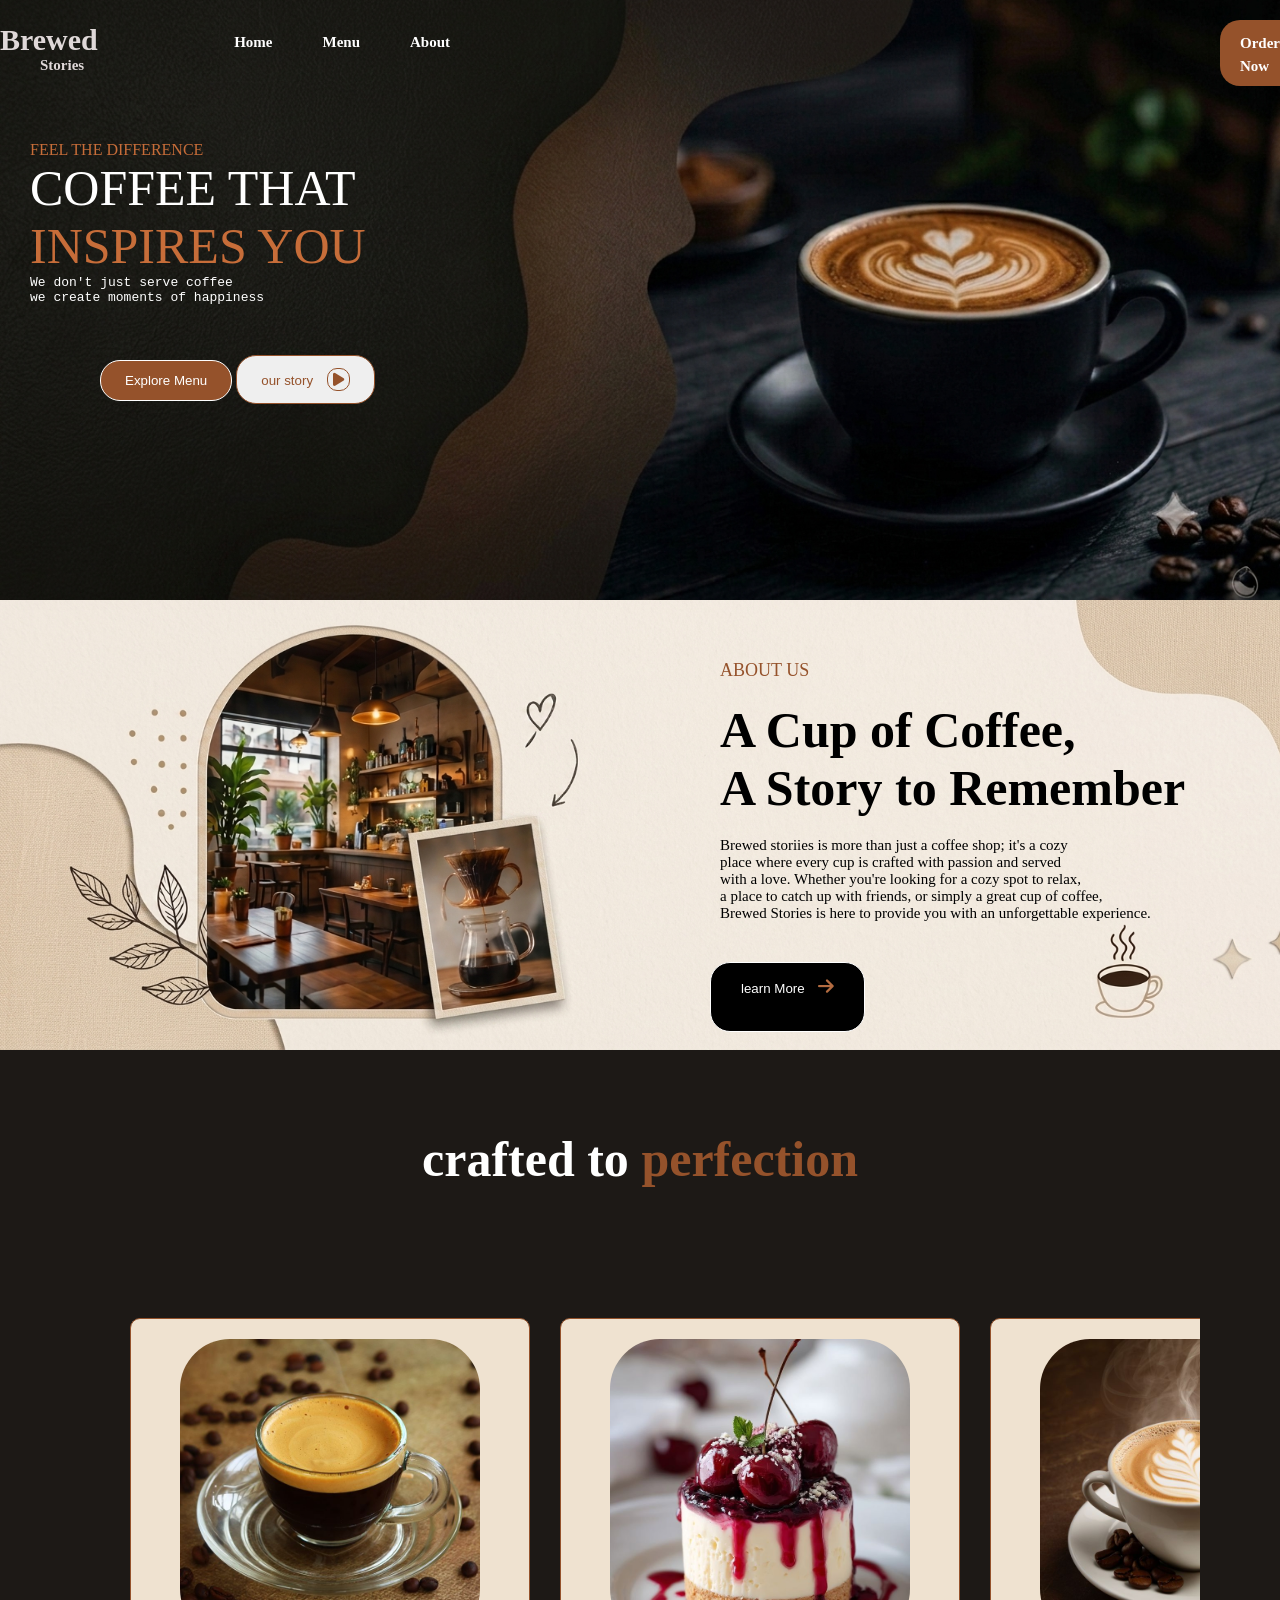
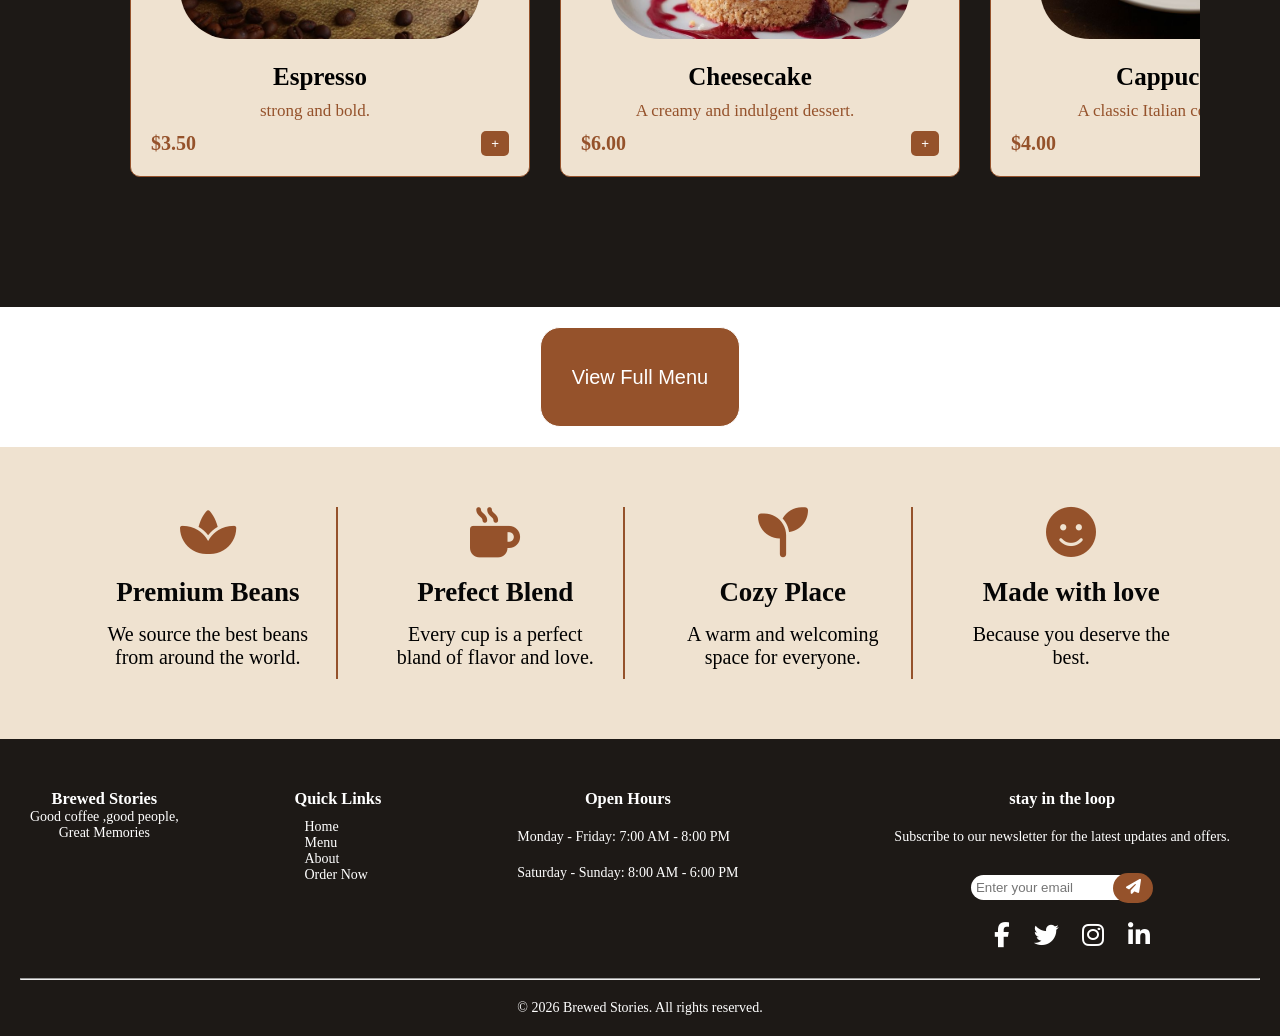
<file: index.html>
<!DOCTYPE html> 
<html lang="en">
<head>
    <meta charset="UTF-8">
    <title>Brewed Stories</title>
    <meta name="viewport" content="width=device-width, initial-scale=1.0">
    <link rel="stylesheet" href="style2.css">  
    <link rel="stylesheet" href="https://cdnjs.cloudflare.com/ajax/libs/font-awesome/6.5.0/css/all.min.css"> 
</head>
<body>
    <div class="navbar">
        <div class="head">
        <h1>
            <span class="first">Brewed</span> 
            <span class="second">Stories</span>
        </h1>
        <ul>
            <li><a href="index.html">Home</a></li>
            <li><a href="menu.html">Menu</a></li>
            <li><a href="about.html">About</a></li>
            <span class="highlight">
            <li><a href="menu.html">Order Now</a></li>
            </span>
        </ul>
        <div class="menu-icon">
            <i class="fas fa-bars"></i>
        </div>
        </div>
        <div class="description">
        <p class="t1">FEEL THE DIFFERENCE</p>
        <P class="t2"> COFFEE THAT</P>
        <P class="t3">INSPIRES YOU</P>
        <pre class="t4">We don't just serve coffee
we create moments of happiness</pre>
        </div>
        <div class="button-container">
         <a href="menu.html"><button class="btn1">Explore Menu</button></a>
          <a href="about.html"><button class="btn2">our story   <i class="fa-solid fa-play" id="video"></i></button></a>
        </div>  
        
    </div>
    <div class="about-preview">
       <div class="about-content">
            <p class="about1">ABOUT US</p>
            <h2 class="about2">A Cup of Coffee,<br> A Story to Remember </h2>
            <p class="about3"> Brewed storiies is more than just a coffee shop; it's a cozy<br> place where every cup is crafted with passion and served <br>with a love.
            Whether you're looking for a cozy spot to relax,<br>a place to catch up with friends, or simply a great cup of coffee,<br> Brewed Stories is here to provide you with an unforgettable experience.</p>
        </div>
        <button class="btn">learn More   <i class="fa-solid fa-arrow-right" id="arrow"></i></button>
    </div>
      <section class="menu">
        <div id="menu-title">
            <h2> crafted to <span>perfection</span></h2>
        </div>
        <div class="menu-container">
            <div class="menu-cards">
                <img src="photo2/Espresso Coffee Recipe.jpeg" alt="Coffee Image">
                <h3>Espresso</h3>
                <p>strong and bold.</p>
                <div class="price-box">
                     <span>$3.50</span>
                     <button>+</button>
                </div>
            </div>
              <div class="menu-cards">
                <img src="photo2/Cheesecake  😋.jpeg" alt="Coffee Image">
                <h3>Cheesecake</h3>
                <p>A creamy and indulgent dessert.</p>
                <div class="price-box">
                    <span>$6.00</span>
                    <button>+</button>
                </div>
            </div>
            <div class="menu-cards">
                <img src="photo2/Cappuccino.jpeg" alt="Coffee Image">
                <h3>Cappuccino</h3>
                <p>A classic Italian coffee drink</p>
                <div class="price-box">
                    <span>$4.00</span>
                    <button>+</button>
                </div>
            </div>
                 <div class="menu-cards">
                <img src="photo2/☕ How to Make Cold Brew Coffee at Home – Smooth & Refreshing!.jpeg" alt="Coffee Image">
                <h3>Americano</h3>
                <p>A simple coffee drink </p>
                <div class="price-box">
                    <span>$3.00</span>
                    <button>+</button>
                </div>
            </div>
            <div class="menu-cards">
                <img src="photo2/Mocha.jpeg" alt="Coffee Image">
                <h3>Mocha</h3>
                <p>Rich and chocolatey</p>
                <div class="price-box">
                    <span>$5.00</span>
                    <button>+</button>
                </div>          
            </div>
            <div class="menu-cards">
                <img src="photo2/macaroons.jpeg" alt="Coffee Image">
                <h3> Macarons</h3>
                <p>sweet,small,round french sandwich cookie</p>
                <div class="price-box">
                    <span>$4.00</span>
                    <button>+</button>
                </div>
            </div>
        </section>
        <a href="menu.html" style="text-decoration: none;"><button class="menu-btn">View Full Menu</button></a>
    </div>
    <section class="features">
       <div class="feature">
        <i class="fa-solid fa-spa"></i>
        <h3>Premium Beans</h3>
        <p>We source the best beans from around the world.</p>
       </div>
       <div class="feature">
        <i class="fa-solid fa-mug-hot"></i>
        <h3>Prefect Blend</h3>
        <p>Every cup is a perfect bland of flavor and love.</p>
       </div>
       <div class="feature">
        <i class="fa-solid fa-seedling"></i>
        <h3>Cozy Place</h3>
        <p>A warm and welcoming space for everyone.</p>
       </div>
       <div class="feature">
        <i class="fa-solid fa-face-smile"></i>
        <h3>Made with love</h3>
        <p>Because you deserve the best.</p>
       </div>
    </section>
      <div class=footer-container>
        <div class="footer-content">
            <div class="footer-section about">
                <h3> Brewed Stories</h3>
                <p>Good coffee ,good people,<br>Great Memories</p>
            </div>
            <div class="footer-section-links">
                <h3>Quick Links</h3>
                <ul>
                    <li><a href="index.html">Home</a></li>
                    <li><a href="menu.html">Menu</a></li>
                    <li><a href="about.html">About</a></li>
                    <li><a href="menu.html">Order Now</a></li>
                </ul>
            </div>    
            <div class="footer-section-open-hours">
                <h3>Open Hours</h3>
                <p>Monday - Friday: 7:00 AM - 8:00 PM</p>
                <p>Saturday - Sunday: 8:00 AM - 6:00 PM</p>
            </div>
            <div class="footer-section-contact">
                <h3>stay in the loop</h3>
                <p>Subscribe to our newsletter for the latest updates and offers.</p>
                <input type="email" placeholder="Enter your email">
                <button ><i class="fas fa-paper-plane"></i></button>  
                <div class="social-icons">
                    <a href="#"><i class="fab fa-facebook-f"></i></a>
                    <a href="#"><i class="fab fa-twitter"></i></a>
                    <a href="#"><i class="fab fa-instagram"></i></a>
                    <a href="#"><i class="fab fa-linkedin-in"></i></a>
                </div>
            </div>
        </div>
   
           <hr>
           <div class="footer">
           <p>&copy; 2026 Brewed Stories. All rights reserved.</p>
           </div>
    </div>
</body>
</html>
</file>
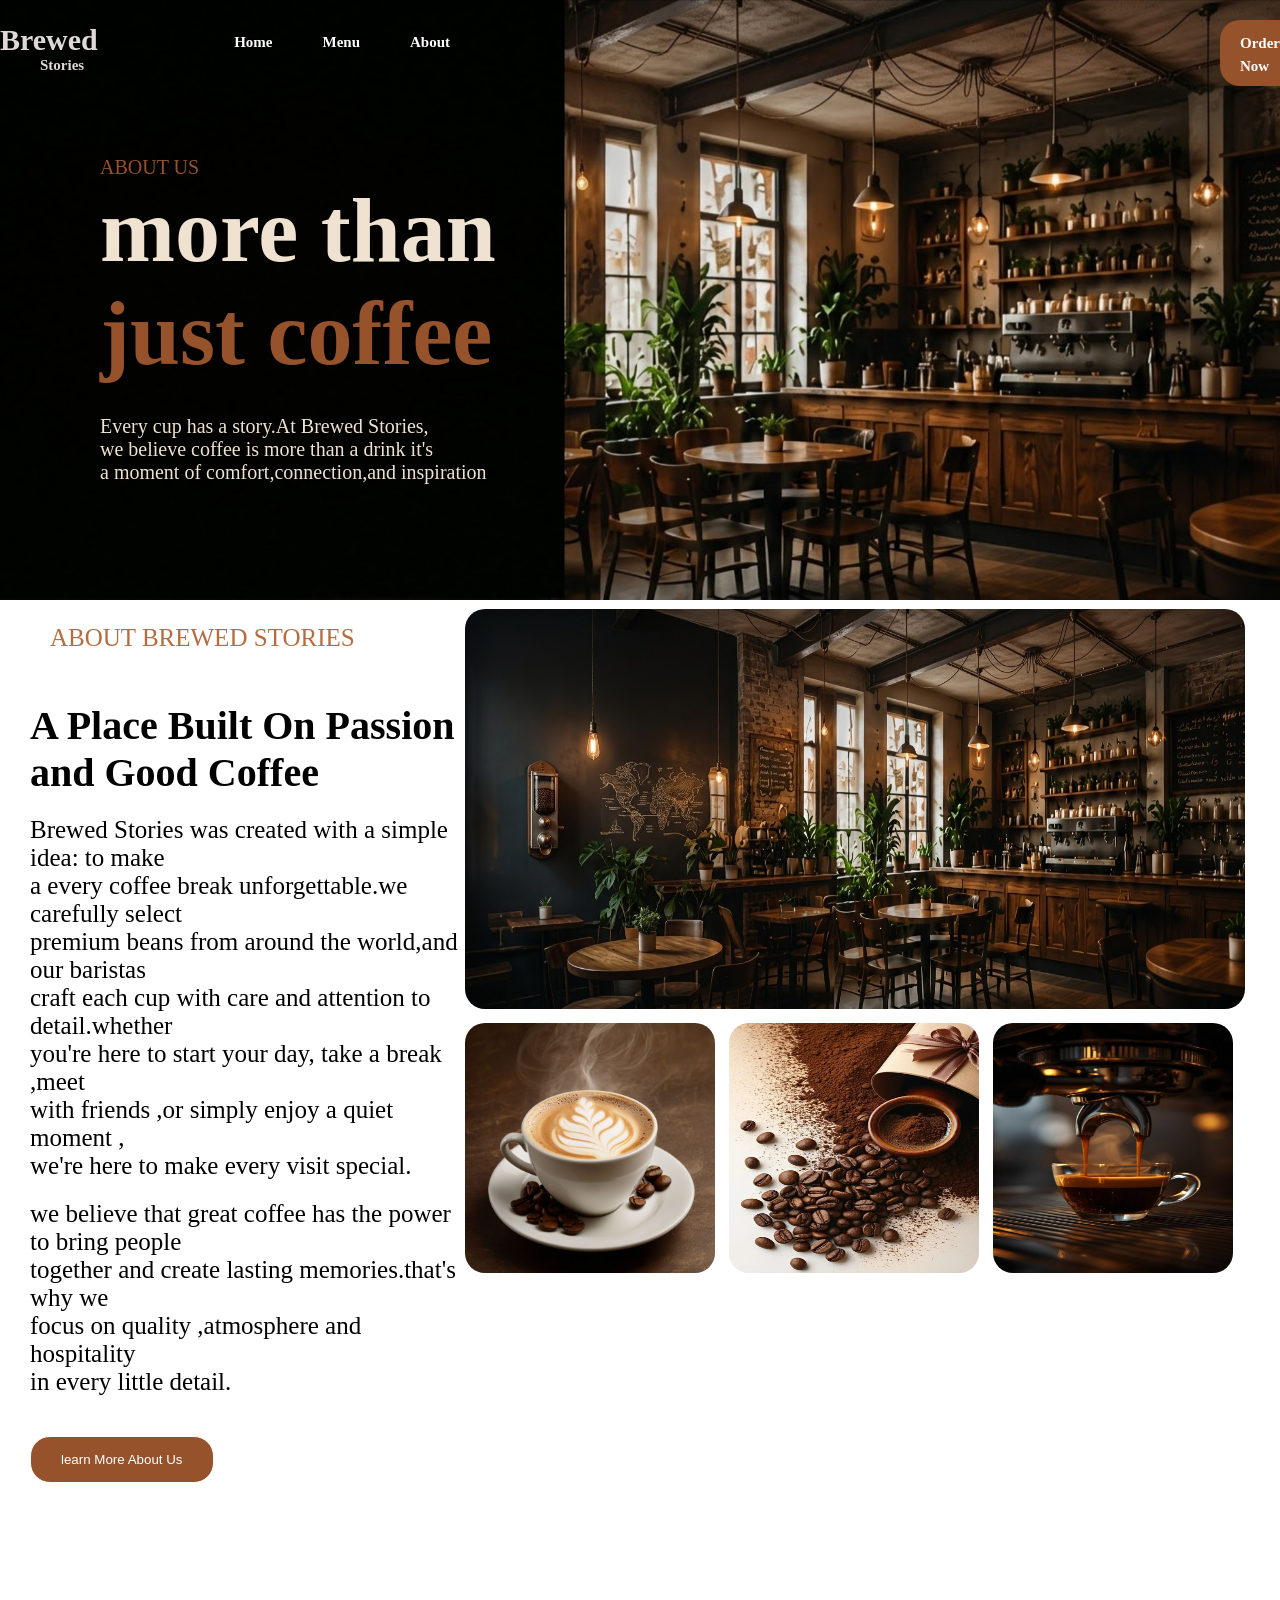
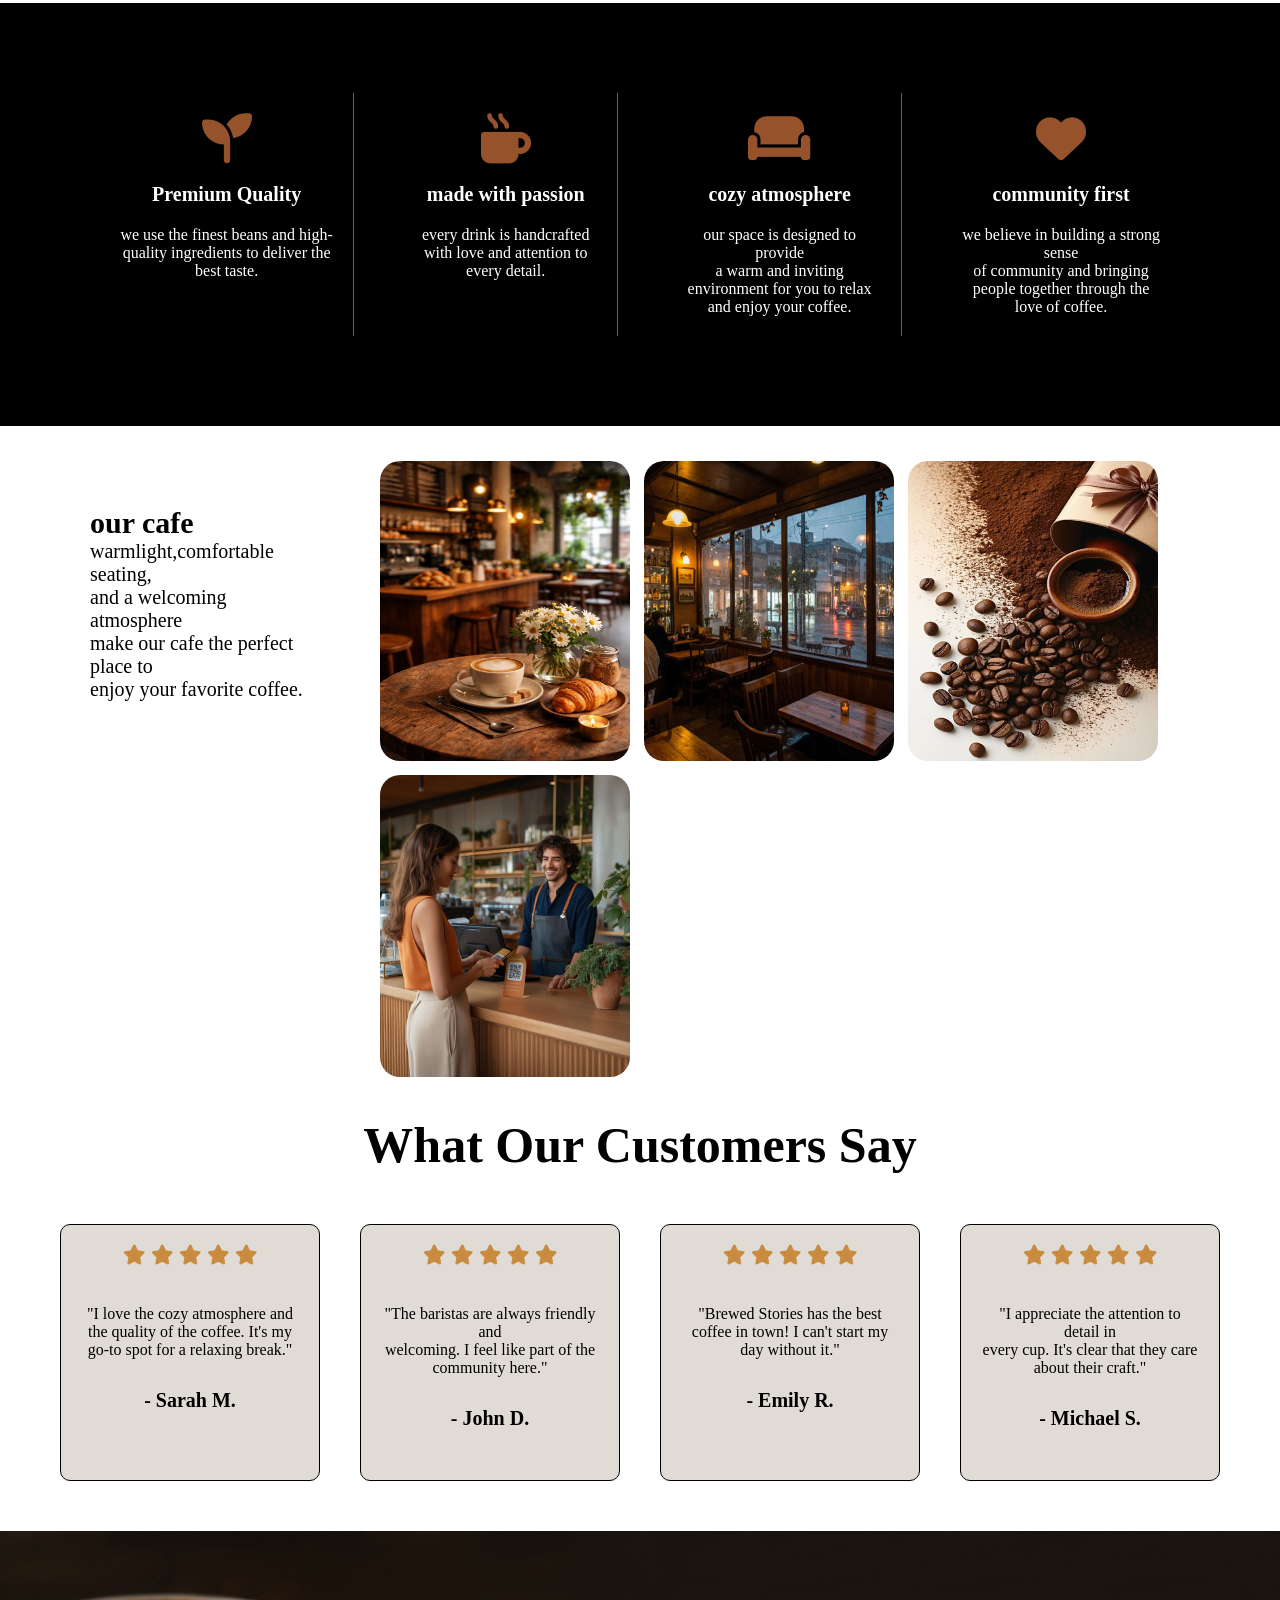
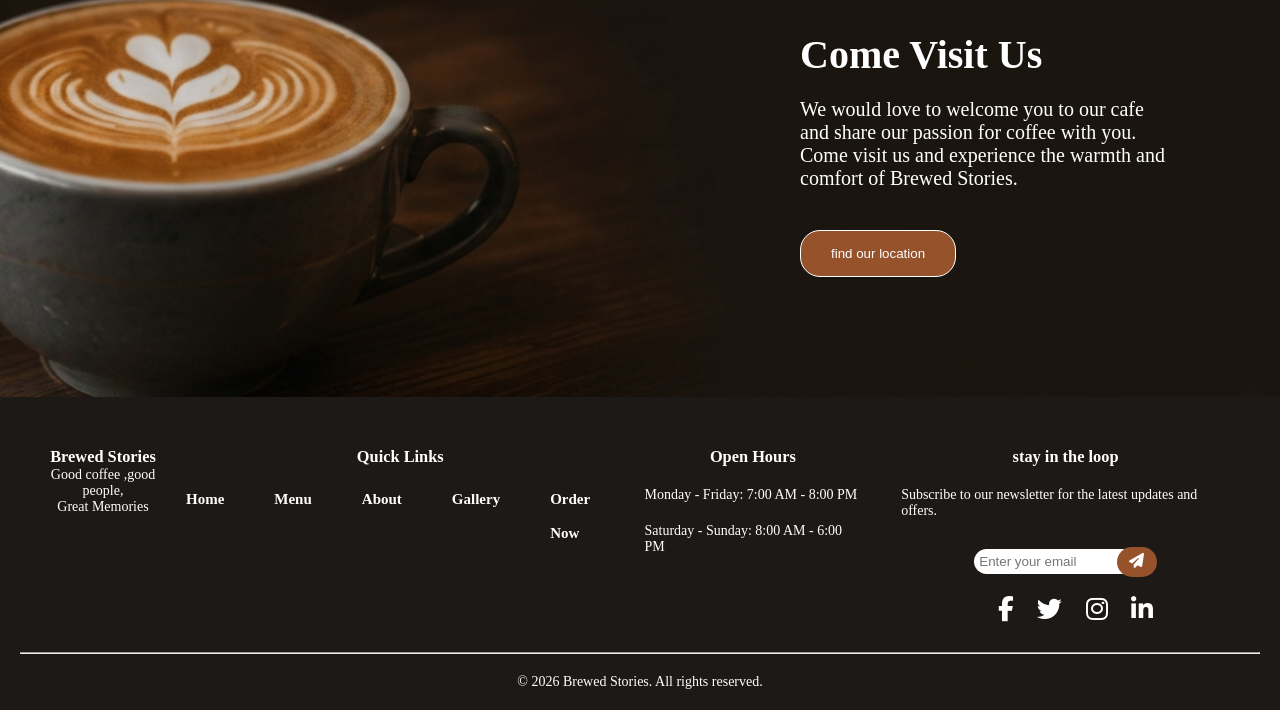
<file: about.html>
<!DOCTYPE html> 
<html lang="en">
<head>
    <meta charset="UTF-8">
    <title>Brewed Stories</title>
    <link rel="stylesheet" href="style2.css">  
    <link rel="stylesheet" href="https://cdnjs.cloudflare.com/ajax/libs/font-awesome/6.5.0/css/all.min.css"> 
</head>
<body>
     <div class="navbar" style="background-image:url(photo2/Picsart_26-07-01_03-21-59-503.jpg)">
        <div class="head">
        <h1>
            <span class="first">Brewed</span> 
            <span class="second">Stories</span>
        </h1>
        <ul>
            <li><a href="index.html">Home</a></li>
            <li><a href="menu.html">Menu</a></li>
            <li><a href="about.html">About</a></li>
            <span class="highlight">
            <li><a href="menu.html">Order Now</a></li>
            </span>
        </ul>
        <div class="menu-icon">
            <i class="fas fa-bars"></i>
        </div>
        </div>
        <div class="discr-about">
           <p class="about">ABOUT US</p>
           <h2> more than <br><span>just coffee</span></h2> 
           <p>Every cup has a story.At Brewed Stories,<br>we believe coffee is more than a drink it's<br> a moment of comfort,connection,and inspiration</p>
        </div>
        <div class="part2">
            <div class="part2-content">
            <p class="head">ABOUT BREWED STORIES</p>
            <h2>A Place Built On Passion<br> and Good Coffee</h2>
            <P> Brewed Stories was created with a simple idea: to make <br>a every coffee break unforgettable.we carefully select<br> premium beans from around the world,and our baristas<br> craft each cup with care and attention to detail.whether<br> you're here to start your day, take a break ,meet <br>with friends ,or simply enjoy a quiet moment ,<br>we're here to make every visit special.</P>
            <p>we believe that great coffee has the power to bring people<br> together and create lasting memories.that's why we<br> focus on quality ,atmosphere and hospitality <br>in every little detail.</p>
            <button class="btn">learn More About Us  </button>
            </div>
            <div class="part2-photo">
                <img src="photo2/1782863729222.jpg" width="780px" height="400px">
                <br>
                <img src="photo2/Cappuccino.jpeg" width="250px" height="250px">
                <img src="photo2/Rich Dark Brown Coffee Scene_ Whole Beans, Dust, and Warm Aromas.jpeg" width="250px" height="250px">
                <img src="photo2/20+ Coffee Photography Ideas to Capture Stunning Coffee Shots - Fascinate Names.jpeg" width="240px" height="250px">
            </div>
        </div>
        <div class="part3">
            <div class="part3-content">
                <i class="fa-solid fa-seedling"></i>
                <h2>Premium Quality</h2>
                <p>we use the finest beans and high-quality ingredients to deliver the best taste.</p>
            </div>
            <div class="part3-content">
                <i class="fa-solid fa-mug-hot"></i>
                <h2>made with passion</h2>
                <p>every drink is handcrafted with love and attention to every detail.</p>
            </div>
            <div class="part3-content">
                <i class="fa-solid fa-couch"></i>
                <h2>cozy atmosphere</h2>
                <p>our space is designed to provide<br> a warm and inviting environment for you to relax and enjoy your coffee.</p>
            </div>
            <div class="part3-content">
                <i class="fa-solid fa-heart"></i>
                <h2>community first</h2>
                <p>we believe in building a strong sense<br> of community and bringing people together through the love of coffee.</p>
            </div>
        </div>
        <div class="part4">
            <div class="part4-content">
                <h2>our cafe</h2>
                <p>warmlight,comfortable seating,<br>and a welcoming atmosphere<br> make our cafe the perfect place to<br> enjoy your favorite coffee.</p>
            </div>
           <div class="part4-photo">
            <img src="photo2/☕ Cozy Cafe Vibes.jpeg" width="250px" height="300px">
            <img src="photo2/Rainy Evening Cafe.jpeg" width="250px" height="300px">
            <img src="photo2/Rich Dark Brown Coffee Scene_ Whole Beans, Dust, and Warm Aromas.jpeg" width="250px" height="300px">
            <img src="photo2/Ya puedes aceptar Diners con Payphone.jpeg"width="250px height="300px    ">
        </div>
        </div>
        <div class="part5">
            <h2>What Our Customers Say</h2>
            <div class="part5-content">
                <div class="part5-content1">
                    <div class="starts">
                        <i class="fa-solid fa-star"></i>
                        <i class="fa-solid fa-star"></i>
                        <i class="fa-solid fa-star"></i>
                        <i class="fa-solid fa-star"></i>
                        <i class="fa-solid fa-star"></i>
                    </div>
                    <p>"I love the cozy atmosphere and<br> the quality of the coffee. It's my go-to spot for a relaxing break."</p>
                    <h3>- Sarah M.</h3>
                </div>
                <div class="part5-content1">
                    <div class="starts">
                        <i class="fa-solid fa-star"></i>
                        <i class="fa-solid fa-star"></i>
                        <i class="fa-solid fa-star"></i>
                        <i class="fa-solid fa-star"></i>
                        <i class="fa-solid fa-star"></i>
                    </div>
                    <p>"The baristas are always friendly and <br>welcoming. I feel like part of the community here."</p>
                    <h3>- John D.</h3>
                </div>
                <div class="part5-content1">
                    <div class="starts">
                        <i class="fa-solid fa-star"></i>
                        <i class="fa-solid fa-star"></i>
                        <i class="fa-solid fa-star"></i>
                        <i class="fa-solid fa-star"></i>
                        <i class="fa-solid fa-star"></i>
                    </div>
                    <p>"Brewed Stories has the best<br> coffee in town! I can't start my day without it."</p>
                    <h3>- Emily R.</h3>
                </div>
                <div class="part5-content1">
                    <div class="starts">
                        <i class="fa-solid fa-star"></i>
                        <i class="fa-solid fa-star"></i>
                        <i class="fa-solid fa-star"></i>
                        <i class="fa-solid fa-star"></i>
                        <i class="fa-solid fa-star"></i>
                    </div>
                    <p>"I appreciate the attention to detail in <br>every cup. It's clear that they care about their craft."</p>
                    <h3>- Michael S.</h3>
                </div>
            </div>
        </div>
        <div class="part6">
            <div class="part6-content">
                <h2>Come Visit Us</h2>
                <p>We would love to welcome you to our cafe<br> and share our passion for coffee with you.<br> Come visit us and experience the warmth and <br>comfort of Brewed Stories.</p>
                <button class="btn"> find our location  </button>
            </div>
        </div>
          <div class=footer-container>
        <div class="footer-content">
            <div class="footer-section about">
                <h3> Brewed Stories</h3>
                <p>Good coffee ,good people,<br>Great Memories</p>
            </div>
            <div class="footer-section-links">
                <h3>Quick Links</h3>
                <ul>
                    <li><a href="index.html">Home</a></li>
                    <li><a href="menu.html">Menu</a></li>
                    <li><a href="about.html">About</a></li>
                    <li><a href="gallery.html">Gallery</a></li>
                    <li><a href="menu.html">Order Now</a></li>
                </ul>
            </div>    
            <div class="footer-section-open-hours">
                <h3>Open Hours</h3>
                <p>Monday - Friday: 7:00 AM - 8:00 PM</p>
                <p>Saturday - Sunday: 8:00 AM - 6:00 PM</p>
            </div>
            <div class="footer-section-contact">
                <h3>stay in the loop</h3>
                <p>Subscribe to our newsletter for the latest updates and offers.</p>
                <input type="email" placeholder="Enter your email">
                <button ><i class="fas fa-paper-plane"></i></button>  
                <div class="social-icons">
                    <a href="#"><i class="fab fa-facebook-f"></i></a>
                    <a href="#"><i class="fab fa-twitter"></i></a>
                    <a href="#"><i class="fab fa-instagram"></i></a>
                    <a href="#"><i class="fab fa-linkedin-in"></i></a>
                </div>
            </div>
        </div>
   
           <hr>
           <div class="footer">
           <p>&copy; 2026 Brewed Stories. All rights reserved.</p>
           </div>
    </div>
        
   


 </body>
</html>
</file>
<file: style2.css>
*{
    margin: 0;
    padding: 0;
    box-sizing: border-box;
}
.navbar{
    background-image:url(photo2/1782774596565.png);
    background-size: cover;
    background-position: center;
    background-repeat: no-repeat;
    width: 100%;
    height: 600px;
}
.navbar .head{
    display: flex;
    justify-content: space-between;
    align-items: center;
    padding: 20px;
    
}
.first{
    display: block;
    color:rgb(223, 216, 216);
    font-size: 30px;
    font-family: 'Times New Roman', Times, serif;
    margin-left: -20px;
    margin-top:-10px;
}
.second{
    display: block;
    color:rgb(223, 216, 216);
    font-size: 15px;
    margin-left: 20px;
    margin-right: 150px;
    
}

.navbar ul{
    list-style-type: none;
    display: flex;
    gap: 50px;
    font-size: 30px;
}
.navbar a{
    text-decoration: none;
    color: #ffffff;
    font-weight: bold;
    font-size: 15px;
    text-align: center;
   

}
.navbar a:hover{
    color: #95522b;
}
.highlight{
    padding: 10px 20px;
    background-color: #95522b;
    margin-left: 720px;
    font-size: 20px;
    border-radius: 20px;
    border-color: #ffffff;
}
.highlight:hover{
    background-color: #ffffff;
    color: #95522b;
}
.menu-icon i{
    cursor: pointer;
    color: #ffffff;
    margin: 1px -5px;
    display: flex;
   font-size: 25px;
}
.t1{
    color:#c76d39;
}
.t2{
    color:#ffffff;
    font-size: 50px;
}
.t3{
    color:#c76d39;
    font-size: 50px;
}
.t4{
    color:#ffffff;
}
.description{
    margin-top: 35px;
    margin-left: 30px;
}
.button-container{
    margin-top: 50px;
    margin-left: 100px;
}
.btn1{
    background-color: #95522b;
    border: 1px solid;
    border-radius: 20px;
    color: #ffffff;
    padding:12px 24px;
    cursor: pointer;
}
.btn2{
    border: 1px solid;
    border-radius: 20px;
    color: #95522b;
    padding:12px 24px;
    cursor: pointer;
}
#video{
    color: #95522b;
    margin-left: 10px;
    padding: 3px 5px;
    border: 1px solid;
    border-radius:10px;
    border-color: #95522b;
    font-size: 15px;
    margin-bottom: 0px;
}
#arrow{
    color: #b46c41;
    margin-left: 10px;
    font-size: 18px;
}
.about-preview{
    background-image:url(photo2/1782774881240.png);
    background-size: cover;
    background-position: center;
    background-repeat: no-repeat;
    width: 100%;
    height: 450px;
}
 .about-content{
    margin-left: 700px;
    padding: 20px;
}
.about1{
    color: #95522b;
    font-size: 18px;
    margin-top: 40px;
}
.about2{
    color: #000000;
    font-size: 50px;
    margin-top: 20px;
}
.about3{
    color: #000000;
    font-size: 15px;
    margin-top: 20px;
}
.about-preview .btn{
    background-color: #000000;
    margin-top: 20px;
    border: 1px solid;
    border-radius: 20px;
    color: #ffffff;
    padding:15px 30px;
    cursor: pointer;
    margin-left: 710px;
}
.menu{
    background-color: #1d1916;
    padding: 80px;
    text-align: center;
}
#menu-title h2{
    color : #ffffff;
    font-size: 50px;
    margin-bottom: 80px;
}
#menu-title span{
    color: #95522b;
    font-size: 50px;
    font-family: 'Times New Roman', Times, serif;
}
.menu-container{
    display: flex;
    gap: 30px;
    flex-wrap: nowrap;
    overflow-y: hidden;
    overflow-x: auto;
    white-space: nowrap;
    padding: 50px;
    scroll-behavior: smooth;
}
.menu-container::-webkit-scrollbar {
    display: none;
}


.menu-cards{
    background-color: #efe2d0;
    padding: 20px;
    border: 1px solid #95522b;
    border-radius: 10px;
    text-align: center;
    min-width: 400px;
    transition: transform 0.3s ease;
    flex-shrink: 0;
}
.menu-cards:hover{
    transform: translateY(-10px);
}
.menu-cards img{
    width: 300px;
    height: 300px;
    border-radius: 50px;
    object-fit: cover;
    margin-bottom: 20px;
}
.menu-cards h3{
    color: #000000;
    font-size: 25px;
    margin-bottom: 10px;
    margin-left: -20px;
}
.menu-cards p{
    color: #95522b;
    font-size: 17px;
    margin-bottom: 10px;
    margin-left: -30px;
}
.price-box{
    display: flex;
    justify-content: space-between;
    align-items: center;
    margin-top: 10px;
}
.price-box span{
    color: #95522b;
    font-size: 20px;
    font-weight: bold;
}
.price-box button{
    background-color: #95522b;
    border: none;
    color: #ffffff;
    padding: 5px 10px;
    border-radius: 5px;
    cursor: pointer;  
}
.about-content .btn:hover{
    background-color: #95522b;
    color: #ffffff;
}
.menu-btn{
    background-color: #95522b;
    margin-top: 20px;
    border: 1px solid;
    border-radius: 20px;
    color: #ffffff;
    padding:15px 30px;
    cursor: pointer;
    display: block;
    text-align: center;
    width: 200px;
    height: 100px;
    margin: 20px auto;
    text-decoration: none;
    font-size: 20px;
}
.menu-btn:hover{
    background-color: #ffffff;
    color: #95522b;
}
.features{
    display: flex;
    justify-content: space-between;
    background-color: #efe2d0;
    width: 100%;
    padding: 60px 80px;
    align-items: center;
}
.feature{
    width:23%;
    text-align: center;
    padding: 0px 20px;
    border-right:2px solid #95522b ;
}
.feature:last-child{
    border-right: none;
}
.feature i{
    font-size: 50px;
    margin-bottom: 20px;
    color:#95522b;
}
.feature h3{
    font-size: 27px;
    color:#060606;
    margin-bottom:15px;
}
.feature p{
    font-size: 20px;
    color:#000000;
    margin-bottom: 10px;
    text-align: center;
}
.footer-container{
    background-color: #1d1916;
    padding: 20px;
    text-align: center;
}
.footer-content {
  display: flex;
 justify-content: space-between;
 color:#ffffff;
 padding: 10px;
  font-size: 14px;
  margin-top: 20px;
}
.footer-section-links ul{
    list-style-type: none;
    padding: 10px;
    text-align: left;
}

.footer-section-links a{
    margin-bottom: 10px;
    text-decoration: none;
    color: #ffffff;
}
.footer-section-open-hours p{
    text-align: left;
    margin:20px 20px;

}
.footer-section-contact p{
    text-align: left;
    margin:10px;
    padding: 10px;

}
.footer-section-contact input[type="email"] {
    padding: 5px;
    border-radius: 15px;
    border: none;
    margin-top: 10px;
}
.footer-section-contact  button {
    background-color: #95522b;
    border: none;
    color: #ffffff;
    padding: 5px 10px;
    border-radius: 30px;
    cursor: pointer;
   width: 40px;
   height: 30px;
   margin-left: -40px;
   font-size: 15px;
}
.footer-section-contact  i{
    font-size: 15px;
    color: #ffffff;
}

.social-icons i{
    justify-content: center;
    gap: 20px;
    margin-top: 20px;
    margin-left: 20px;
    color: #ffffff;
    font-size: 25px;

}
.footer{
    text-align: center;
    color: #ffffff;
    margin-top: 20px;
    font-size: 14px;
}
/*about page*/

.discr-about {
   margin-top: 50px;
    margin-left:100px;
    color:#efe2d0;
}
.discr-about .about{
 color:#95522b;
}
.discr-about span{
    color:#95522b;
    margin-bottom: 20px;
}
.discr-about h2{
    font-family: cursive;
    font-size: 90px;
    margin-bottom: 30px;
    
}
.discr-about p{
    font-size: 20px;
}
.part2 .head{
   color:#b46c41
}
.part2 h2{
    font-size: 40px;
    margin-top:30px;
    margin-bottom: 20px;
}
.part2{
    display: flex;
    justify-content: space-between;
    margin:120px 30px;
}
.part2 p{
    font-size: 25px;
    margin-bottom: 20px;

}
.part2-photo img{
    margin: 5px;
    border-radius: 20px;
}
.part2 .btn{
    background-color: #95522b;
    margin-top: 20px;
    border: 1px solid;
    border-radius: 20px;
    color: #ffffff;
    padding:15px 30px;
    cursor: pointer;
}
.part3{
    background-color: #000000;
    padding: 80px;
    text-align: center;
    display: flex;
    justify-content: space-between;
}
.part3 .part3-content{
    margin:10px 20px;
    color: #ffffff;
    text-align: center;
    padding: 20px;
    border-right:1px solid #95522b;

}
.part3 .part3-content:last-child{
    border-right: none;
}
.part3 .part3-content h2{
    font-size: 20px;
    margin-bottom: 20px;
}
i{
    font-size: 50px;
    margin-bottom: 20px;
    color:#95522b;
}
.part4{
    padding: 30px;
   display: flex;
    justify-content: space-between;
}
.part4 .part4-content{
    margin: 30px 40px;
    padding: 20px;
    font-size: 20px;
}
.part4 .part4-photo img{
    margin: 5px;
    border-radius: 20px;
}
.part5 h2{
    font-size: 50px;
    margin-bottom: 20px;
    text-align: center;
}
.part5 .part5-content{
    display: flex;
    justify-content: space-between;
    margin: 30px 40px;
}
.part5 .part5-content1{
    background-color: #e0dbd4;
    width: 300px;
    padding: 20px;
    border: 1px solid ;
    border-radius: 10px;
    text-align: center;
    transition: transform 0.3s ease;
    margin: 20px;
}
.part5 .part5-content1 h3{
    font-size: 20px;
    margin:30px
}
.starts{
    display: flex;
    justify-content: center;
    gap: 5px;
    margin-bottom: 20px;
}
.starts i{
    color: #c88b3f;
    font-size: 20px;
}
.part6{
    background-image: url(photo2/1783625306914.png);
    background-size: cover;
    background-position: center;
    background-repeat: no-repeat;
    width: 100%;
    color: #ffffff;
    padding: 100px;
}
.part6-content{
    margin-bottom: 20px;
    margin-left: 700px;
}
.part6-content h2{
    font-size: 40px;
    margin-bottom: 20px;
}
.part6-content p{
    font-size: 20px;
    margin-bottom: 20px;
}
.part6-content .btn{
    background-color: #95522b;
    margin-top: 20px;
    border: 1px solid;
    border-radius: 20px;
    color: #ffffff;
    padding:15px 30px;
    cursor: pointer;
}
/*menu page*/
.background-image-menu{
    background-image: url(photo2/1783741762161.png);
    background-size: cover;
    background-position: center;
    background-repeat: no-repeat;
    width: 100%;
    height: 600px;
}
.our-menu{
    color: #95522b;
    font-size: 20px;
    margin: 50px ;
}
.intro h1{
    font-size: 70px;
    color: #ffffff;
    margin: 50px 50px 0px;
}
.intro span{
    color: #95522b;
}
.intro p{
    color: #ffffff;
    font-size: 20px;
    margin: 10px 50px;
}
.menu-type{
    display: flex;
    justify-content: center;
    gap: 20px;
    margin: 50px;
    border: 1px solid #95522b;
    border-radius: 20px;
    width: 700px;
}
.menu-type i{
    color: #95522b;
    font-size: 20px;
    margin: 10px;
}
.menu-type h2{
    color: #95522b;
    font-size: 20px;
    margin: 10px;
    border-right: 1px solid #95522b;
    padding-right: 20px;
}
.menu-type h2:last-child{
    border-right: none;
}

.hot-coffee h2,
.cold-drink h2,
.desserts h2{
    color: #000000;
    font-size: 30px;
    margin:50px;
    margin-bottom: -70px;
}
.hot-coffee p,
.desserts p 
{
    color: #000000;
    font-size: 20px;
    margin:50px 100px;
}
.all-cold-drink{
    background-color: #000000;
}
.all-cold-drink h2 {
    color: #ffffff;
}
.cold-drink p{
    color: #ffffff;
    font-size: 20px;
    margin:50px 100px;
}
.offer{
    background-image: url(photo2/1783740006824.png);
    background-repeat: no-repeat;
    width: 95%;
    height: 600px;
    border-radius: 20px;
    margin:0px auto;
    display: flex;
    justify-content: space-between;
    align-items: center;

}
.offer-content{
    margin-left: 900px;
    padding: 20px;
    color: #ffffff;
    Display: flex;
    flex-direction: column;
    margin-top: -200px;
    font-size: 20px;
    border-right: 1px solid #95522b;
}
.offer-content p{
    font-size: 16px;
    padding: 5px;
    margin-right: 50px;
}
.offer-price{
    color: #95522b;
    font-size: 40px;
    margin-top: -200px;
    margin-left: 50px;
}
.offer-price i{
    color: #ffffff;
    font-size: 20px;
    margin:5px;
}
.offer-price button{
   background-color: #95522b;
    border: none;
    color: #ffffff;
    padding: 10px 20px;
    border-radius: 80px;
    cursor: pointer;
    font-size: 16px;
    width: 187px;
    margin-left: -30px;
}
</file>
